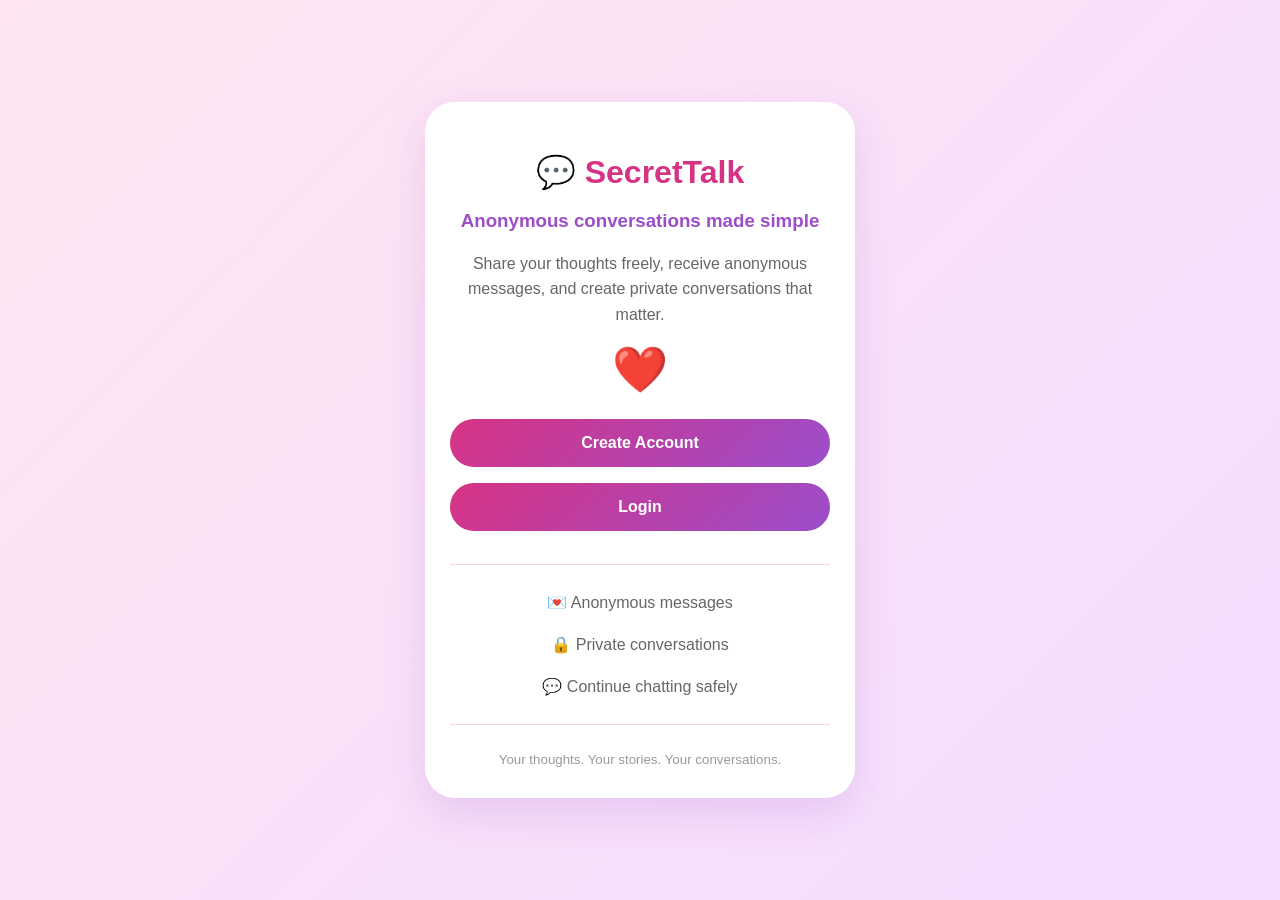
<file: home.html>
<!DOCTYPE html>
<html>

<head>

<title>SecretTalk</title>

<meta name="viewport" content="width=device-width, initial-scale=1.0">

<link rel="stylesheet" href="style.css">

<link rel="manifest" href="manifest.json">

</head>


<body>


<div class="container home-card">


<h1>💬 SecretTalk</h1>


<h3>
Anonymous conversations made simple
</h3>



<p>
Share your thoughts freely, receive anonymous messages,
and create private conversations that matter.
</p>



<div class="heart">

❤️

</div>




<button onclick="goSignup()">

Create Account

</button>



<button onclick="goLogin()">

Login

</button>




<div class="divider"></div>




<div class="features">


<p>
💌 Anonymous messages
</p>


<p>
🔒 Private conversations
</p>


<p>
💬 Continue chatting safely
</p>


</div>




<div class="divider"></div>




<small>

Your thoughts. Your stories. Your conversations.

</small>

<button id="installBtn">
📲 Install App
</button>

</div>






<script>


function goSignup(){

window.location.href="signup.html";

}



function goLogin(){

window.location.href="login.html";

}



function goSend(){

window.location.href="index.html";

}


</script>
  <script src="install.js"></script>



</body>

</html>
</file>
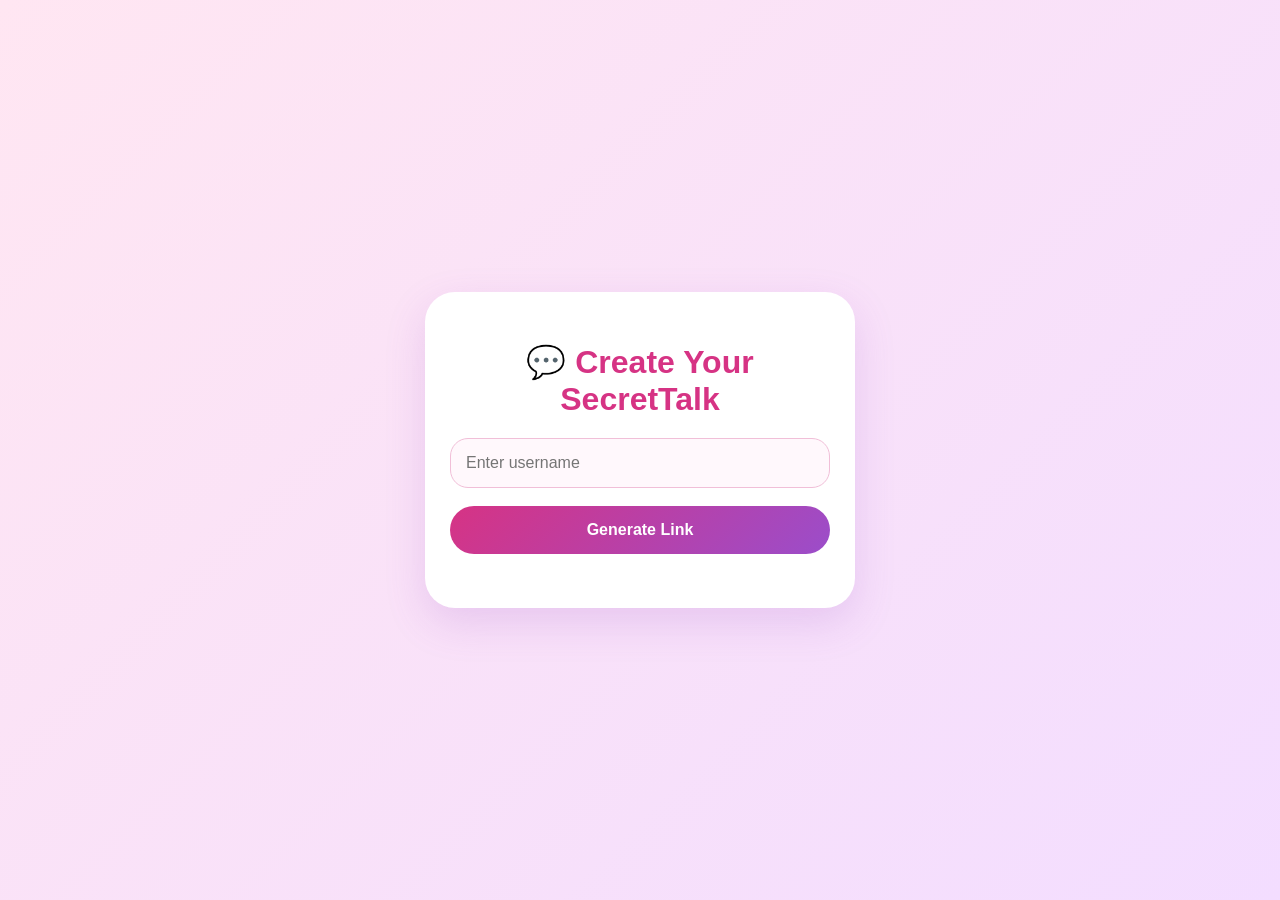
<file: profile.html>
<!DOCTYPE html>
<html>

<head>

<title>Create SecretTalk Link</title>

<meta name="viewport" content="width=device-width, initial-scale=1.0">

<link rel="stylesheet" href="style.css">

</head>


<body>


<div class="container">


<h1>💬 Create Your SecretTalk</h1>


<input 
id="username"
placeholder="Enter username">


<button onclick="createLink()">
Generate Link
</button>


<p id="result"></p>


</div>


<script src="profile.js"></script>


</body>

</html>
</file>
<file: style.css>
/* =========================
   SecretTalk Romantic Theme
   ========================= */


*{
    box-sizing:border-box;
    font-family:"Segoe UI", Arial, sans-serif;
}


body{

    margin:0;

    min-height:100vh;

    background:linear-gradient(
        135deg,
        #ffe6f2,
        #f3ddff
    );

    display:flex;

    justify-content:center;

    align-items:center;

    padding:20px;

    color:#4b214d;

}



/* Main app cards */

.container{

    width:100%;

    max-width:430px;

    background:white;

    padding:30px 25px;

    border-radius:30px;

    box-shadow:
    0 15px 40px rgba(155,77,202,0.18);

    text-align:center;

}



/* Headings */

h1{

    color:#d63384;

    font-size:32px;

    margin-bottom:10px;

}


h2{

    color:#9b4dca;

}


h3{

    color:#9b4dca;

}


h4{

    color:#d63384;

}



p{

    color:#666;

    line-height:1.6;

}



/* Inputs */

input,
textarea{


    width:100%;

    padding:15px;

    margin:10px 0;

    border-radius:18px;

    border:1px solid #f1bfd8;

    background:#fff8fc;

    font-size:16px;

    outline:none;


}



input:focus,
textarea:focus{

    border-color:#d63384;

    box-shadow:
    0 0 8px rgba(214,51,132,0.2);

}




/* Buttons */

button{


    width:100%;

    padding:15px;

    margin:8px 0;

    border:none;

    border-radius:25px;


    background:
    linear-gradient(
    135deg,
    #d63384,
    #9b4dca
    );


    color:white;

    font-size:16px;

    font-weight:600;

    cursor:pointer;


    transition:0.3s;


}



button:hover{

    transform:translateY(-2px);

    opacity:0.9;

}



/* Heart animation */

.heart{

    font-size:45px;

    margin:15px;

    animation:pulse 2s infinite;

}



@keyframes pulse{


0%{

transform:scale(1);

}


50%{

transform:scale(1.15);

}


100%{

transform:scale(1);

}


}



/* Divider */

.divider{

    height:1px;

    background:#f4d4e5;

    margin:25px 0;

}




/* Link section */

.link-box{


    background:#fff0f7;

    padding:20px;

    border-radius:25px;

    margin:20px 0;


}



#myLink{


    background:white;

    padding:12px;

    border-radius:15px;

    word-break:break-word;

    color:#9b4dca;

    font-size:14px;


}



/* Inbox messages */

.message-card{


    background:#fff0f7;

    padding:18px;

    margin:15px 0;

    border-radius:25px;

    text-align:left;

    box-shadow:
    0 5px 15px rgba(214,51,132,0.08);


}



.message-card h3{


    margin:0;

    color:#d63384;


}



.message-card p{


    background:white;

    padding:10px;

    border-radius:15px;

}




/* Chat page */


#chatMessages{


    background:#fff7fb;

    border-radius:25px;

    padding:15px;

    height:450px;

    overflow-y:auto;


}



.chat-bubble{


    padding:12px 15px;

    border-radius:20px;

    max-width:80%;

    margin:10px;


}



.my-message{


    background:#d1ffd6;

    margin-left:auto;

    text-align:right;


}



.other-message{


    background:#ffeef5;

    margin-right:auto;


}




small{

    color:#999;

}



/* Mobile adjustment */

@media(max-width:480px){


.container{

    padding:25px 18px;

}


h1{

    font-size:28px;

}


}
.chat-container{

    max-width:500px;

}



#chatMessages{

    height:450px;

    overflow-y:auto;

    padding:15px;

    background:#fff7fb;

    border-radius:25px;

    margin:20px 0;

}



#chatMessages p{

    margin:0;

}



#chatMessages small{

    font-size:11px;

}



textarea{

    height:100px;

}



.chat-container button{

    margin-top:10px;

}
#installBtn{

position:fixed;

bottom:20px;

left:20px;

display:none;

z-index:999;

border-radius:30px;

padding:14px 20px;

font-size:15px;

box-shadow:0 5px 15px rgba(0,0,0,0.2);

}
</file>
